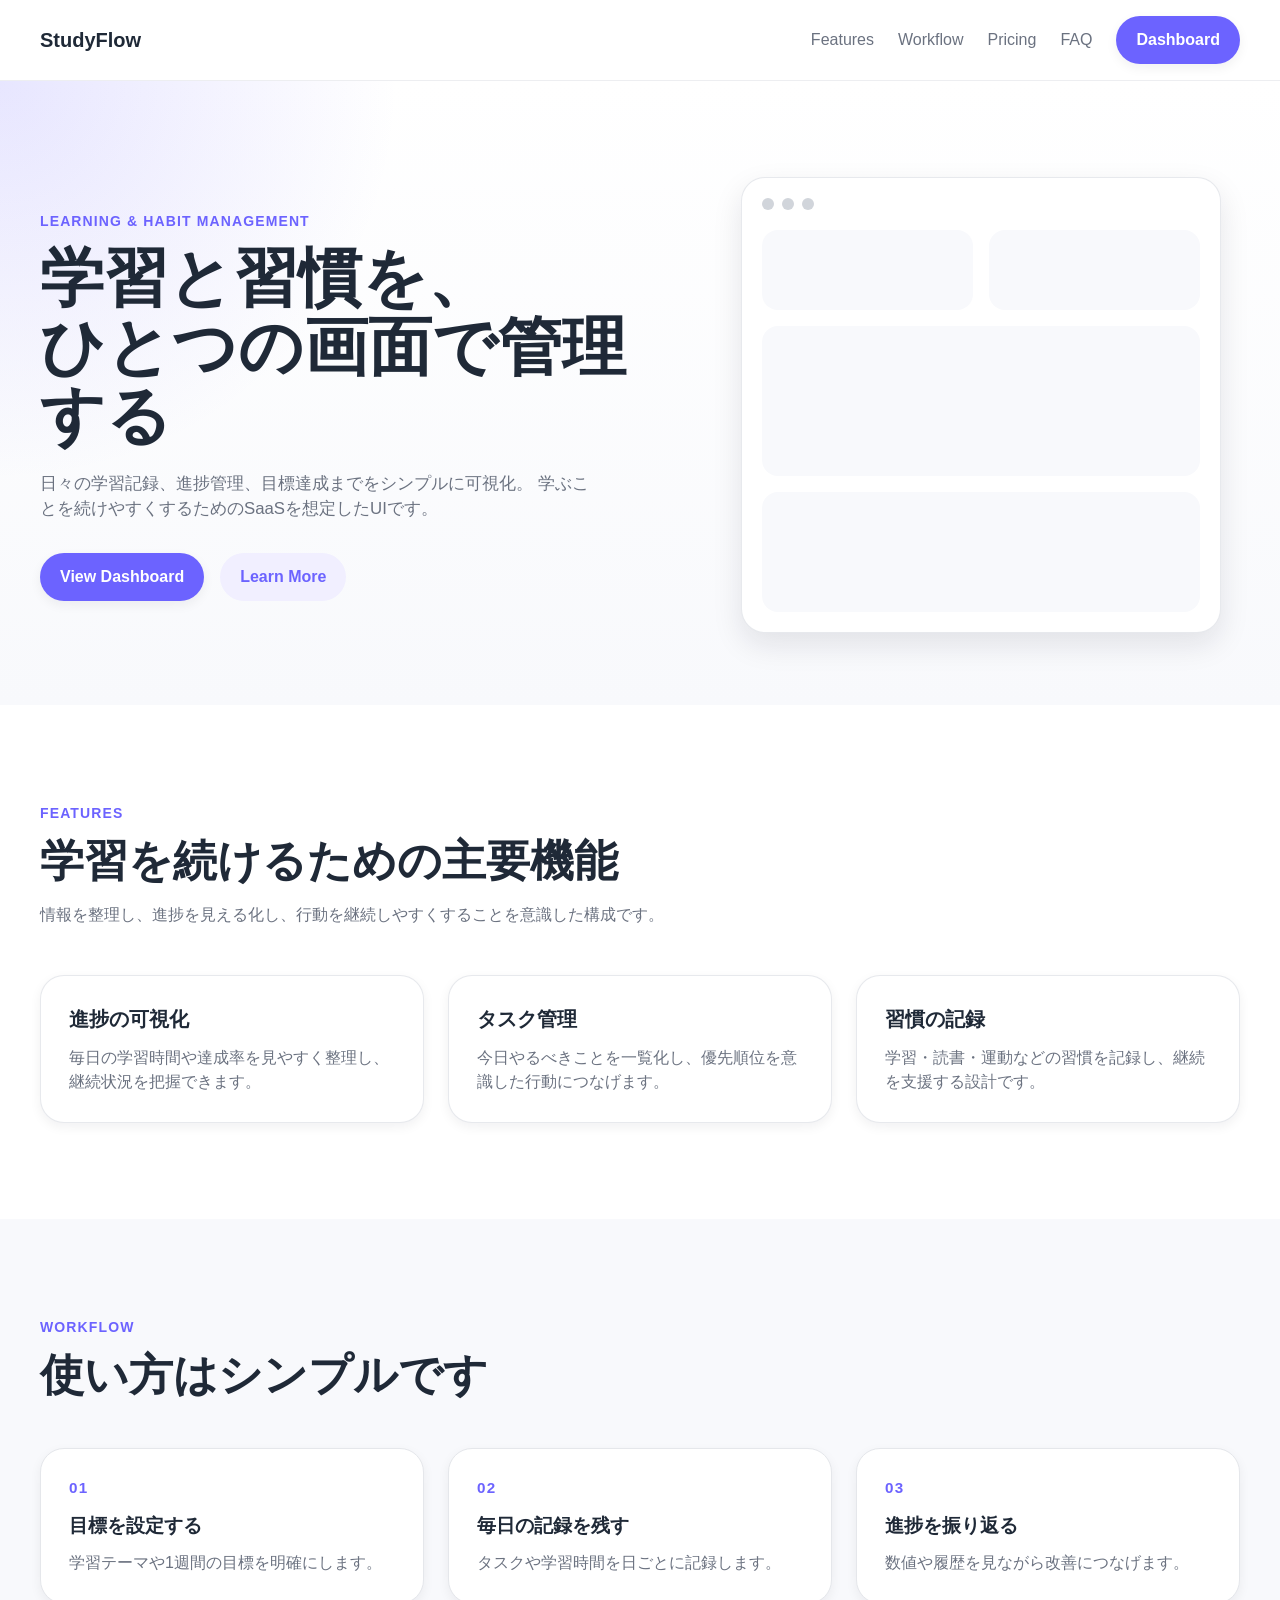
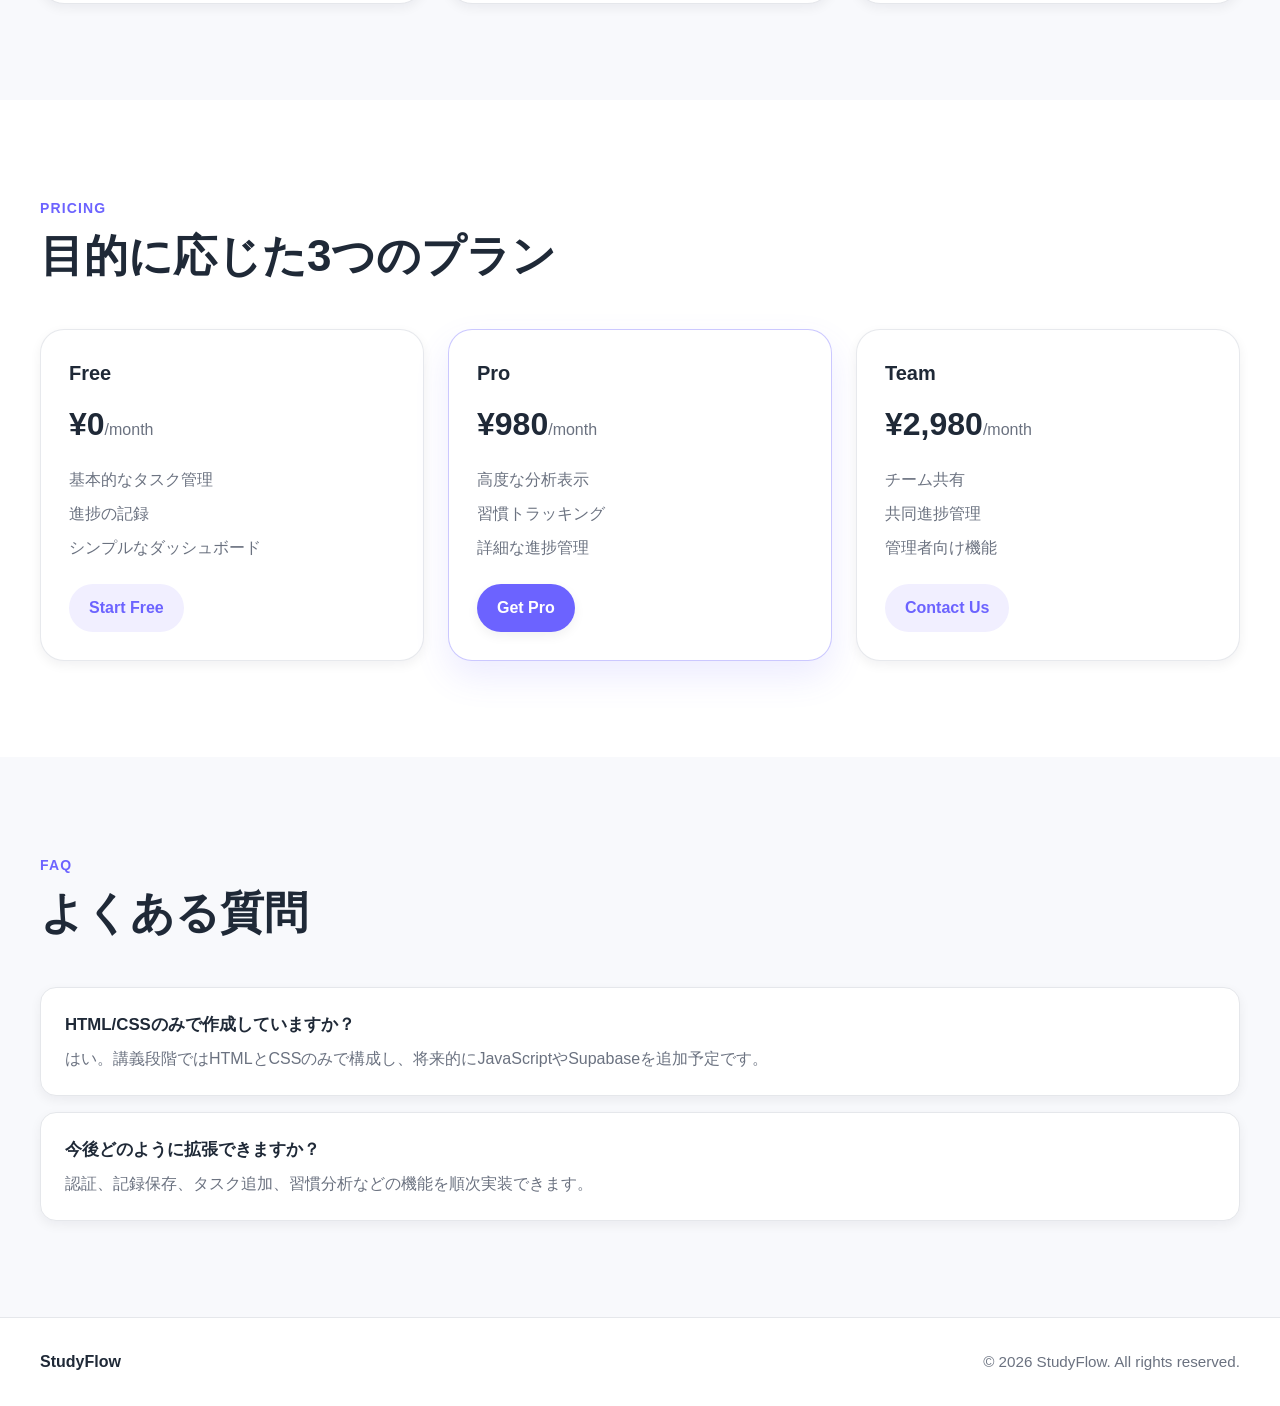
<file: index.html>
<!DOCTYPE html>
<html lang="ja">
  <head>
    <meta charset="UTF-8" />
    <meta name="viewport" content="width=device-width, initial-scale=1.0" />
    <title>StudyFlow | 学習・習慣管理SaaS</title>
    <link rel="stylesheet" href="assets/css/reset.css" />
    <link rel="stylesheet" href="assets/css/style.css" />
    <link rel="stylesheet" href="assets/css/components.css" />
    <link rel="stylesheet" href="assets/css/responsive.css" />
  </head>
  <body>
    <header class="header">
      <div class="container header__inner">
        <a href="index.html" class="header__logo">StudyFlow</a>

        <nav class="header__nav">
          <ul class="nav-list">
            <li><a href="#features">Features</a></li>
            <li><a href="#workflow">Workflow</a></li>
            <li><a href="#pricing">Pricing</a></li>
            <li><a href="#faq">FAQ</a></li>
          </ul>
        </nav>

        <a href="dashboard.html" class="button button--primary">Dashboard</a>
      </div>
    </header>

    <main>
      <section class="hero">
        <div class="container hero__inner">
          <div class="hero__content">
            <p class="section-label">Learning & Habit Management</p>
            <h1 class="hero__title">
              学習と習慣を、<br />
              ひとつの画面で管理する
            </h1>
            <p class="hero__text">
              日々の学習記録、進捗管理、目標達成までをシンプルに可視化。
              学ぶことを続けやすくするためのSaaSを想定したUIです。
            </p>
            <div class="hero__actions">
              <a href="dashboard.html" class="button button--primary">View Dashboard</a>
              <a href="#features" class="button button--secondary">Learn More</a>
            </div>
          </div>

          <div class="hero__visual">
            <div class="mockup-card">
              <div class="mockup-card__header">
                <span></span>
                <span></span>
                <span></span>
              </div>
              <div class="mockup-card__body">
                <div class="mockup-stat"></div>
                <div class="mockup-stat"></div>
                <div class="mockup-chart"></div>
                <div class="mockup-list"></div>
              </div>
            </div>
          </div>
        </div>
      </section>

      <section id="features" class="section">
        <div class="container">
          <div class="section-heading">
            <p class="section-label">Features</p>
            <h2 class="section-title">学習を続けるための主要機能</h2>
            <p class="section-text">
              情報を整理し、進捗を見える化し、行動を継続しやすくすることを意識した構成です。
            </p>
          </div>

          <div class="card-grid card-grid--three">
            <article class="card card--feature">
              <h3 class="card__title">進捗の可視化</h3>
              <p class="card__text">
                毎日の学習時間や達成率を見やすく整理し、継続状況を把握できます。
              </p>
            </article>

            <article class="card card--feature">
              <h3 class="card__title">タスク管理</h3>
              <p class="card__text">
                今日やるべきことを一覧化し、優先順位を意識した行動につなげます。
              </p>
            </article>

            <article class="card card--feature">
              <h3 class="card__title">習慣の記録</h3>
              <p class="card__text">
                学習・読書・運動などの習慣を記録し、継続を支援する設計です。
              </p>
            </article>
          </div>
        </div>
      </section>

      <section id="workflow" class="section section--alt">
        <div class="container">
          <div class="section-heading">
            <p class="section-label">Workflow</p>
            <h2 class="section-title">使い方はシンプルです</h2>
          </div>

          <div class="steps">
            <article class="step-card">
              <p class="step-card__number">01</p>
              <h3 class="step-card__title">目標を設定する</h3>
              <p class="step-card__text">
                学習テーマや1週間の目標を明確にします。
              </p>
            </article>

            <article class="step-card">
              <p class="step-card__number">02</p>
              <h3 class="step-card__title">毎日の記録を残す</h3>
              <p class="step-card__text">
                タスクや学習時間を日ごとに記録します。
              </p>
            </article>

            <article class="step-card">
              <p class="step-card__number">03</p>
              <h3 class="step-card__title">進捗を振り返る</h3>
              <p class="step-card__text">
                数値や履歴を見ながら改善につなげます。
              </p>
            </article>
          </div>
        </div>
      </section>

      <section id="pricing" class="section">
        <div class="container">
          <div class="section-heading">
            <p class="section-label">Pricing</p>
            <h2 class="section-title">目的に応じた3つのプラン</h2>
          </div>

          <div class="card-grid card-grid--three">
            <article class="card card--pricing">
              <h3 class="card__title">Free</h3>
              <p class="card__price">¥0<span>/month</span></p>
              <ul class="card__list">
                <li>基本的なタスク管理</li>
                <li>進捗の記録</li>
                <li>シンプルなダッシュボード</li>
              </ul>
              <a href="#" class="button button--secondary">Start Free</a>
            </article>

            <article class="card card--pricing card--highlight">
              <h3 class="card__title">Pro</h3>
              <p class="card__price">¥980<span>/month</span></p>
              <ul class="card__list">
                <li>高度な分析表示</li>
                <li>習慣トラッキング</li>
                <li>詳細な進捗管理</li>
              </ul>
              <a href="#" class="button button--primary">Get Pro</a>
            </article>

            <article class="card card--pricing">
              <h3 class="card__title">Team</h3>
              <p class="card__price">¥2,980<span>/month</span></p>
              <ul class="card__list">
                <li>チーム共有</li>
                <li>共同進捗管理</li>
                <li>管理者向け機能</li>
              </ul>
              <a href="#" class="button button--secondary">Contact Us</a>
            </article>
          </div>
        </div>
      </section>

      <section id="faq" class="section section--alt">
        <div class="container">
          <div class="section-heading">
            <p class="section-label">FAQ</p>
            <h2 class="section-title">よくある質問</h2>
          </div>

          <div class="faq-list">
            <article class="faq-item">
              <h3 class="faq-item__question">HTML/CSSのみで作成していますか？</h3>
              <p class="faq-item__answer">
                はい。講義段階ではHTMLとCSSのみで構成し、将来的にJavaScriptやSupabaseを追加予定です。
              </p>
            </article>

            <article class="faq-item">
              <h3 class="faq-item__question">今後どのように拡張できますか？</h3>
              <p class="faq-item__answer">
                認証、記録保存、タスク追加、習慣分析などの機能を順次実装できます。
              </p>
            </article>
          </div>
        </div>
      </section>
    </main>

    <footer class="footer">
      <div class="container footer__inner">
        <p class="footer__logo">StudyFlow</p>
        <p class="footer__text">© 2026 StudyFlow. All rights reserved.</p>
      </div>
    </footer>
  </body>
</html>
</file>
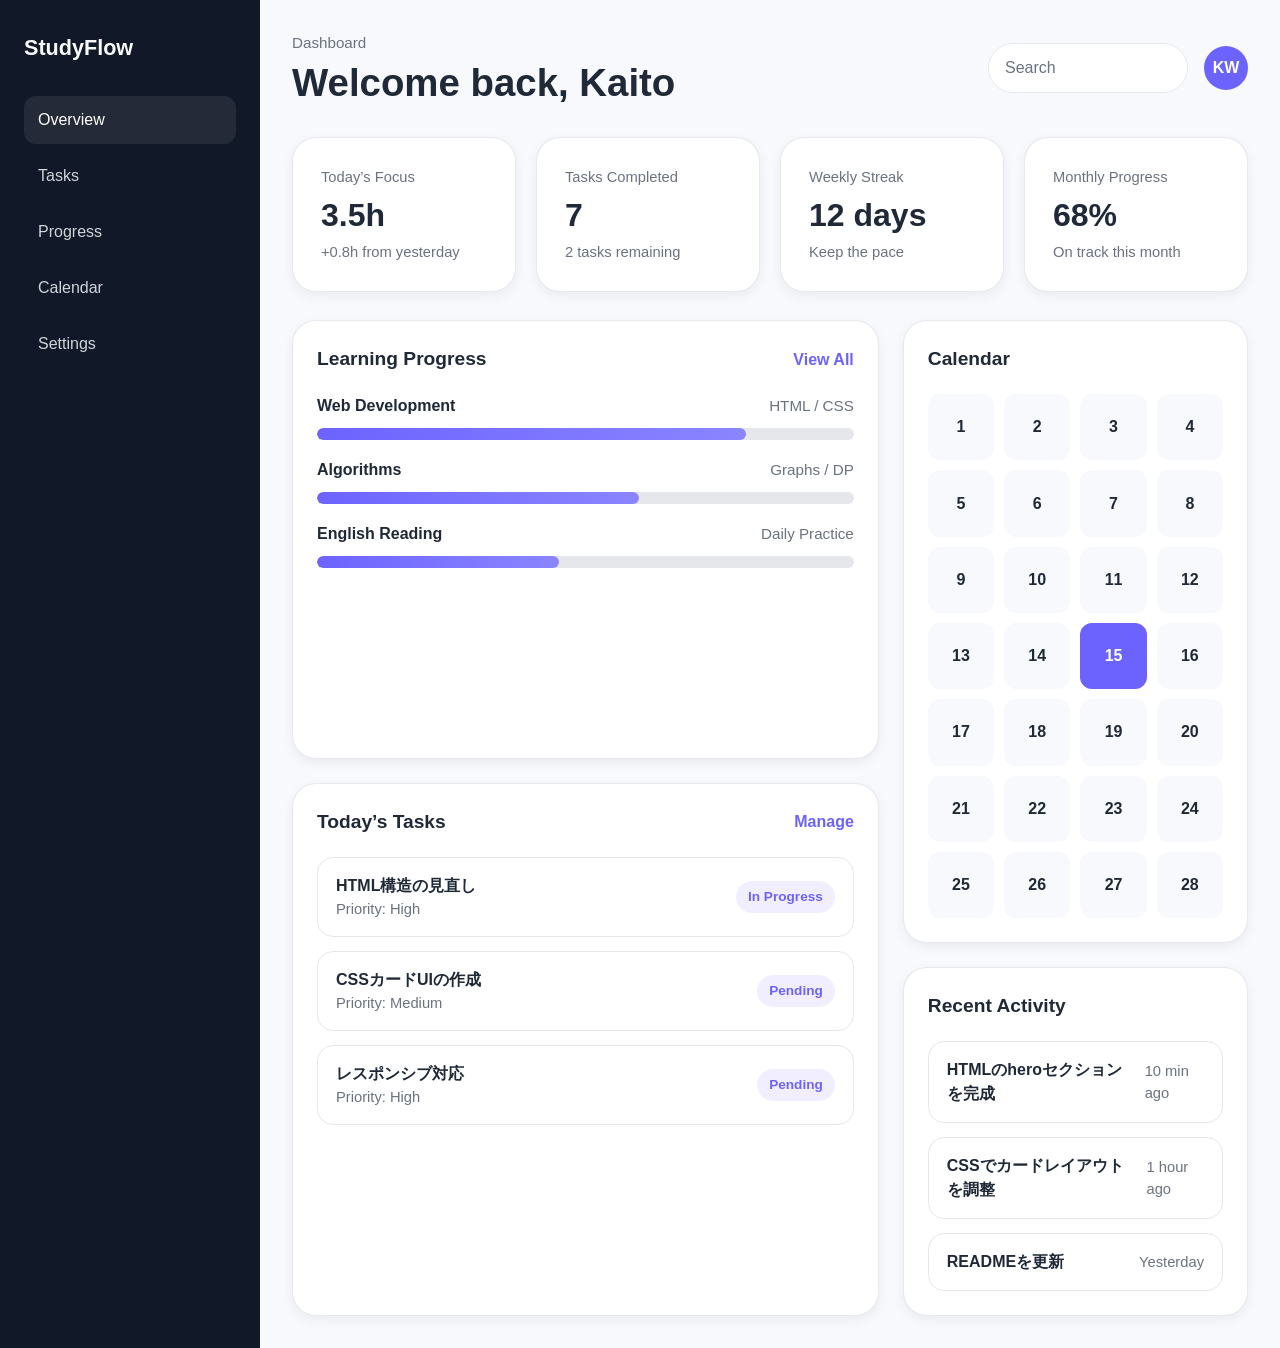
<file: dashboard.html>
<!DOCTYPE html>
<html lang="ja">
  <head>
    <meta charset="UTF-8" />
    <meta name="viewport" content="width=device-width, initial-scale=1.0" />
    <title>Dashboard | StudyFlow</title>
    <link rel="stylesheet" href="assets/css/reset.css" />
    <link rel="stylesheet" href="assets/css/style.css" />
    <link rel="stylesheet" href="assets/css/components.css" />
    <link rel="stylesheet" href="assets/css/responsive.css" />
  </head>
  <body>
    <div class="dashboard-layout">
      <aside class="sidebar">
        <div class="sidebar__logo">
          <a href="index.html">StudyFlow</a>
        </div>

        <nav class="sidebar__nav">
          <ul class="sidebar__menu">
            <li><a href="#" class="is-active">Overview</a></li>
            <li><a href="#">Tasks</a></li>
            <li><a href="#">Progress</a></li>
            <li><a href="#">Calendar</a></li>
            <li><a href="#">Settings</a></li>
          </ul>
        </nav>
      </aside>

      <main class="dashboard-main">
        <header class="topbar">
          <div>
            <p class="topbar__label">Dashboard</p>
            <h1 class="topbar__title">Welcome back, Kaito</h1>
          </div>

          <div class="topbar__actions">
            <div class="search-box">Search</div>
            <div class="user-badge">KW</div>
          </div>
        </header>

        <section class="stats-grid">
          <article class="card card--stat">
            <p class="stat-card__label">Today’s Focus</p>
            <h2 class="stat-card__value">3.5h</h2>
            <p class="stat-card__meta">+0.8h from yesterday</p>
          </article>

          <article class="card card--stat">
            <p class="stat-card__label">Tasks Completed</p>
            <h2 class="stat-card__value">7</h2>
            <p class="stat-card__meta">2 tasks remaining</p>
          </article>

          <article class="card card--stat">
            <p class="stat-card__label">Weekly Streak</p>
            <h2 class="stat-card__value">12 days</h2>
            <p class="stat-card__meta">Keep the pace</p>
          </article>

          <article class="card card--stat">
            <p class="stat-card__label">Monthly Progress</p>
            <h2 class="stat-card__value">68%</h2>
            <p class="stat-card__meta">On track this month</p>
          </article>
        </section>

        <section class="dashboard-content">
          <div class="dashboard-content__main">
            <section class="card dashboard-panel">
              <div class="panel-heading">
                <h2 class="panel-title">Learning Progress</h2>
                <a href="#" class="panel-link">View All</a>
              </div>

              <div class="progress-list">
                <div class="progress-item">
                  <div class="progress-item__info">
                    <p class="progress-item__title">Web Development</p>
                    <p class="progress-item__meta">HTML / CSS</p>
                  </div>
                  <div class="progress-bar">
                    <div class="progress-bar__fill progress-bar__fill--80"></div>
                  </div>
                </div>

                <div class="progress-item">
                  <div class="progress-item__info">
                    <p class="progress-item__title">Algorithms</p>
                    <p class="progress-item__meta">Graphs / DP</p>
                  </div>
                  <div class="progress-bar">
                    <div class="progress-bar__fill progress-bar__fill--60"></div>
                  </div>
                </div>

                <div class="progress-item">
                  <div class="progress-item__info">
                    <p class="progress-item__title">English Reading</p>
                    <p class="progress-item__meta">Daily Practice</p>
                  </div>
                  <div class="progress-bar">
                    <div class="progress-bar__fill progress-bar__fill--45"></div>
                  </div>
                </div>
              </div>
            </section>

            <section class="card dashboard-panel">
              <div class="panel-heading">
                <h2 class="panel-title">Today’s Tasks</h2>
                <a href="#" class="panel-link">Manage</a>
              </div>

              <ul class="task-list">
                <li class="task-item">
                  <div>
                    <p class="task-item__title">HTML構造の見直し</p>
                    <p class="task-item__meta">Priority: High</p>
                  </div>
                  <span class="status-badge">In Progress</span>
                </li>

                <li class="task-item">
                  <div>
                    <p class="task-item__title">CSSカードUIの作成</p>
                    <p class="task-item__meta">Priority: Medium</p>
                  </div>
                  <span class="status-badge">Pending</span>
                </li>

                <li class="task-item">
                  <div>
                    <p class="task-item__title">レスポンシブ対応</p>
                    <p class="task-item__meta">Priority: High</p>
                  </div>
                  <span class="status-badge">Pending</span>
                </li>
              </ul>
            </section>
          </div>

          <aside class="dashboard-content__side">
            <section class="card dashboard-panel">
              <div class="panel-heading">
                <h2 class="panel-title">Calendar</h2>
              </div>

              <div class="calendar-grid">
                <span>1</span><span>2</span><span>3</span><span>4</span>
                <span>5</span><span>6</span><span>7</span><span>8</span>
                <span>9</span><span>10</span><span>11</span><span>12</span>
                <span>13</span><span>14</span><span class="is-today">15</span><span>16</span>
                <span>17</span><span>18</span><span>19</span><span>20</span>
                <span>21</span><span>22</span><span>23</span><span>24</span>
                <span>25</span><span>26</span><span>27</span><span>28</span>
              </div>
            </section>

            <section class="card dashboard-panel">
              <div class="panel-heading">
                <h2 class="panel-title">Recent Activity</h2>
              </div>

              <ul class="activity-list">
                <li class="activity-item">
                  <p class="activity-item__text">HTMLのheroセクションを完成</p>
                  <span class="activity-item__time">10 min ago</span>
                </li>
                <li class="activity-item">
                  <p class="activity-item__text">CSSでカードレイアウトを調整</p>
                  <span class="activity-item__time">1 hour ago</span>
                </li>
                <li class="activity-item">
                  <p class="activity-item__text">READMEを更新</p>
                  <span class="activity-item__time">Yesterday</span>
                </li>
              </ul>
            </section>
          </aside>
        </section>
      </main>
    </div>
  </body>
</html>
</file>
<file: assets/css/style.css>
/* ========================================
   Variables
======================================== */

:root {
  --color-primary: #6c63ff;
  --color-primary-dark: #574ee6;
  --color-primary-light: #f1efff;
  --color-text: #1f2937;
  --color-subtext: #6b7280;
  --color-bg: #ffffff;
  --color-surface: #f8f9fc;
  --color-surface-dark: #eef2ff;
  --color-border: #e5e7eb;
  --color-success: #22c55e;
  --shadow-sm: 0 4px 12px rgba(15, 23, 42, 0.06);
  --shadow-md: 0 12px 30px rgba(15, 23, 42, 0.1);
  --radius-sm: 10px;
  --radius-md: 16px;
  --radius-lg: 24px;
  --max-width: 1200px;
  --transition: 0.25s ease;
}

/* ========================================
   Base
======================================== */

body {
  font-family: -apple-system, BlinkMacSystemFont, "Segoe UI", Roboto, "Hiragino Sans",
    "Hiragino Kaku Gothic ProN", "Yu Gothic", "Noto Sans JP", sans-serif;
  color: var(--color-text);
  background-color: var(--color-bg);
}

main {
  display: block;
}

.container {
  width: min(100% - 32px, var(--max-width));
  margin-inline: auto;
}

.section {
  padding: 96px 0;
}

.section--alt {
  background-color: var(--color-surface);
}

.section-heading {
  max-width: 680px;
  margin-bottom: 48px;
}

.section-label {
  display: inline-block;
  margin-bottom: 12px;
  font-size: 0.875rem;
  font-weight: 700;
  letter-spacing: 0.08em;
  text-transform: uppercase;
  color: var(--color-primary);
}

.section-title {
  font-size: clamp(2rem, 4vw, 2.75rem);
  line-height: 1.15;
  margin-bottom: 16px;
}

.section-text {
  color: var(--color-subtext);
  font-size: 1rem;
}

/* ========================================
   Header
======================================== */

.header {
  position: sticky;
  top: 0;
  z-index: 100;
  background-color: rgba(255, 255, 255, 0.92);
  backdrop-filter: blur(12px);
  border-bottom: 1px solid rgba(229, 231, 235, 0.7);
}

.header__inner {
  min-height: 80px;
  display: flex;
  align-items: center;
  justify-content: space-between;
  gap: 24px;
}

.header__logo {
  font-size: 1.25rem;
  font-weight: 800;
  color: var(--color-text);
}

.header__nav {
  margin-left: auto;
}

.nav-list {
  display: flex;
  align-items: center;
  gap: 24px;
}

.nav-list a {
  color: var(--color-subtext);
  font-weight: 500;
  transition: color var(--transition);
}

.nav-list a:hover {
  color: var(--color-primary);
}

/* ========================================
   Hero
======================================== */

.hero {
  padding: 96px 0 72px;
  background:
    radial-gradient(circle at top left, rgba(108, 99, 255, 0.16), transparent 28%),
    linear-gradient(180deg, #ffffff 0%, #f8f9fc 100%);
}

.hero__inner {
  display: grid;
  grid-template-columns: 1.1fr 0.9fr;
  align-items: center;
  gap: 48px;
}

.hero__title {
  font-size: clamp(2.5rem, 5vw, 4.2rem);
  line-height: 1.08;
  margin-bottom: 20px;
}

.hero__text {
  font-size: 1.05rem;
  color: var(--color-subtext);
  max-width: 560px;
  margin-bottom: 32px;
}

.hero__actions {
  display: flex;
  flex-wrap: wrap;
  gap: 16px;
}

.hero__visual {
  display: flex;
  justify-content: center;
}

.mockup-card {
  width: min(100%, 480px);
  background-color: var(--color-bg);
  border: 1px solid rgba(229, 231, 235, 0.9);
  border-radius: var(--radius-lg);
  padding: 20px;
  box-shadow: var(--shadow-md);
}

.mockup-card__header {
  display: flex;
  gap: 8px;
  margin-bottom: 20px;
}

.mockup-card__header span {
  width: 12px;
  height: 12px;
  border-radius: 50%;
  background-color: #d1d5db;
}

.mockup-card__body {
  display: grid;
  grid-template-columns: repeat(2, 1fr);
  gap: 16px;
}

.mockup-stat,
.mockup-chart,
.mockup-list {
  background-color: var(--color-surface);
  border-radius: var(--radius-md);
}

.mockup-stat {
  height: 80px;
}

.mockup-chart {
  grid-column: 1 / -1;
  height: 150px;
}

.mockup-list {
  grid-column: 1 / -1;
  height: 120px;
}

/* ========================================
   Layout blocks
======================================== */

.card-grid {
  display: grid;
  gap: 24px;
}

.card-grid--three {
  grid-template-columns: repeat(3, minmax(0, 1fr));
}

.steps {
  display: grid;
  grid-template-columns: repeat(3, minmax(0, 1fr));
  gap: 24px;
}

.faq-list {
  display: grid;
  gap: 16px;
}

.footer {
  border-top: 1px solid var(--color-border);
  background-color: #ffffff;
}

.footer__inner {
  min-height: 88px;
  display: flex;
  align-items: center;
  justify-content: space-between;
  gap: 16px;
}

.footer__logo {
  font-weight: 800;
}

.footer__text {
  color: var(--color-subtext);
  font-size: 0.95rem;
}

/* ========================================
   Dashboard Layout
======================================== */

.dashboard-layout {
  min-height: 100vh;
  display: grid;
  grid-template-columns: 260px 1fr;
  background-color: var(--color-surface);
}

.sidebar {
  background-color: #111827;
  color: #f9fafb;
  padding: 32px 24px;
}

.sidebar__logo {
  margin-bottom: 32px;
  font-size: 1.35rem;
  font-weight: 800;
}

.sidebar__menu {
  display: grid;
  gap: 8px;
}

.sidebar__menu a {
  display: block;
  padding: 12px 14px;
  border-radius: 12px;
  color: #d1d5db;
  transition: background-color var(--transition), color var(--transition);
}

.sidebar__menu a:hover,
.sidebar__menu a.is-active {
  background-color: rgba(255, 255, 255, 0.08);
  color: #ffffff;
}

.dashboard-main {
  padding: 32px;
}

.topbar {
  display: flex;
  align-items: center;
  justify-content: space-between;
  gap: 24px;
  margin-bottom: 32px;
}

.topbar__label {
  color: var(--color-subtext);
  font-size: 0.95rem;
  margin-bottom: 6px;
}

.topbar__title {
  font-size: clamp(1.8rem, 3vw, 2.4rem);
  line-height: 1.15;
}

.topbar__actions {
  display: flex;
  align-items: center;
  gap: 16px;
}

.search-box {
  min-width: 200px;
  padding: 12px 16px;
  border: 1px solid var(--color-border);
  border-radius: 999px;
  background-color: #ffffff;
  color: var(--color-subtext);
}

.user-badge {
  width: 44px;
  height: 44px;
  display: grid;
  place-items: center;
  border-radius: 50%;
  background-color: var(--color-primary);
  color: #ffffff;
  font-weight: 700;
}

.stats-grid {
  display: grid;
  grid-template-columns: repeat(4, minmax(0, 1fr));
  gap: 20px;
  margin-bottom: 28px;
}

.dashboard-content {
  display: grid;
  grid-template-columns: 1.7fr 1fr;
  gap: 24px;
}

.dashboard-content__main,
.dashboard-content__side {
  display: grid;
  gap: 24px;
}

.dashboard-panel {
  padding: 24px;
}

.panel-heading {
  display: flex;
  align-items: center;
  justify-content: space-between;
  gap: 16px;
  margin-bottom: 20px;
}

.panel-title {
  font-size: 1.2rem;
}

.panel-link {
  color: var(--color-primary);
  font-weight: 600;
}

/* ========================================
   Dashboard details
======================================== */

.progress-list {
  display: grid;
  gap: 18px;
}

.progress-item {
  display: grid;
  gap: 10px;
}

.progress-item__info {
  display: flex;
  align-items: end;
  justify-content: space-between;
  gap: 12px;
}

.progress-item__title {
  font-weight: 700;
}

.progress-item__meta {
  color: var(--color-subtext);
  font-size: 0.95rem;
}

.progress-bar {
  width: 100%;
  height: 12px;
  background-color: #e5e7eb;
  border-radius: 999px;
  overflow: hidden;
}

.progress-bar__fill {
  height: 100%;
  border-radius: 999px;
  background: linear-gradient(90deg, var(--color-primary), #8b85ff);
}

.progress-bar__fill--80 {
  width: 80%;
}

.progress-bar__fill--60 {
  width: 60%;
}

.progress-bar__fill--45 {
  width: 45%;
}

.task-list,
.activity-list {
  display: grid;
  gap: 14px;
}

.task-item,
.activity-item {
  display: flex;
  align-items: center;
  justify-content: space-between;
  gap: 16px;
  padding: 16px 18px;
  border: 1px solid var(--color-border);
  border-radius: var(--radius-md);
  background-color: #ffffff;
}

.task-item__title,
.activity-item__text {
  font-weight: 600;
}

.task-item__meta,
.activity-item__time {
  color: var(--color-subtext);
  font-size: 0.92rem;
}

.calendar-grid {
  display: grid;
  grid-template-columns: repeat(4, 1fr);
  gap: 10px;
}

.calendar-grid span {
  display: grid;
  place-items: center;
  aspect-ratio: 1 / 1;
  border-radius: 12px;
  background-color: var(--color-surface);
  font-weight: 600;
}

.calendar-grid .is-today {
  background-color: var(--color-primary);
  color: #ffffff;
}
</file>
<file: assets/css/components.css>
/* ========================================
   Buttons
======================================== */

.button {
  display: inline-flex;
  align-items: center;
  justify-content: center;
  min-height: 48px;
  padding: 0 20px;
  border-radius: 999px;
  font-weight: 700;
  transition: transform var(--transition), background-color var(--transition),
    color var(--transition), box-shadow var(--transition);
}

.button:hover {
  transform: translateY(-2px);
}

.button--primary {
  background-color: var(--color-primary);
  color: #ffffff;
  box-shadow: var(--shadow-sm);
}

.button--primary:hover {
  background-color: var(--color-primary-dark);
}

.button--secondary {
  background-color: var(--color-primary-light);
  color: var(--color-primary);
}

.button--secondary:hover {
  box-shadow: var(--shadow-sm);
}

/* ========================================
   Cards
======================================== */

.card {
  background-color: #ffffff;
  border: 1px solid rgba(229, 231, 235, 0.9);
  border-radius: var(--radius-lg);
  box-shadow: var(--shadow-sm);
}

.card--feature,
.card--pricing,
.card--stat {
  padding: 28px;
}

.card__title {
  font-size: 1.25rem;
  margin-bottom: 12px;
}

.card__text {
  color: var(--color-subtext);
}

.card__price {
  font-size: 2rem;
  font-weight: 800;
  margin-bottom: 20px;
}

.card__price span {
  font-size: 1rem;
  font-weight: 500;
  color: var(--color-subtext);
}

.card__list {
  display: grid;
  gap: 10px;
  margin-bottom: 24px;
  color: var(--color-subtext);
}

.card--highlight {
  border-color: rgba(108, 99, 255, 0.35);
  box-shadow: 0 16px 35px rgba(108, 99, 255, 0.12);
}

/* ========================================
   Steps
======================================== */

.step-card {
  padding: 28px;
  background-color: #ffffff;
  border: 1px solid var(--color-border);
  border-radius: var(--radius-lg);
  box-shadow: var(--shadow-sm);
}

.step-card__number {
  margin-bottom: 12px;
  color: var(--color-primary);
  font-size: 0.95rem;
  font-weight: 800;
  letter-spacing: 0.08em;
}

.step-card__title {
  margin-bottom: 10px;
  font-size: 1.2rem;
}

.step-card__text {
  color: var(--color-subtext);
}

/* ========================================
   FAQ
======================================== */

.faq-item {
  padding: 24px;
  background-color: #ffffff;
  border: 1px solid var(--color-border);
  border-radius: var(--radius-md);
  box-shadow: var(--shadow-sm);
}

.faq-item__question {
  margin-bottom: 10px;
  font-size: 1.05rem;
}

.faq-item__answer {
  color: var(--color-subtext);
}

/* ========================================
   Stat cards / badges
======================================== */

.stat-card__label {
  color: var(--color-subtext);
  font-size: 0.92rem;
  margin-bottom: 10px;
}

.stat-card__value {
  font-size: 2rem;
  line-height: 1.1;
  margin-bottom: 8px;
}

.stat-card__meta {
  color: var(--color-subtext);
  font-size: 0.92rem;
}

.status-badge {
  display: inline-flex;
  align-items: center;
  justify-content: center;
  min-height: 32px;
  padding: 0 12px;
  border-radius: 999px;
  background-color: var(--color-primary-light);
  color: var(--color-primary);
  font-size: 0.85rem;
  font-weight: 700;
}
</file>
<file: assets/css/responsive.css>
/* ========================================
   Responsive
======================================== */

@media (max-width: 1024px) {
  .hero__inner,
  .dashboard-content {
    grid-template-columns: 1fr;
  }

  .card-grid--three,
  .steps,
  .stats-grid {
    grid-template-columns: repeat(2, minmax(0, 1fr));
  }

  .dashboard-layout {
    grid-template-columns: 220px 1fr;
  }
}

@media (max-width: 768px) {
  .section {
    padding: 72px 0;
  }

  .header__inner {
    flex-wrap: wrap;
    justify-content: center;
    padding: 16px 0;
  }

  .header__nav {
    order: 3;
    width: 100%;
    margin-left: 0;
  }

  .nav-list {
    justify-content: center;
    flex-wrap: wrap;
  }

  .hero {
    padding: 72px 0 56px;
  }

  .hero__title {
    font-size: 2.4rem;
  }

  .dashboard-layout {
    grid-template-columns: 1fr;
  }

  .sidebar {
    padding: 20px 16px;
  }

  .sidebar__menu {
    grid-template-columns: repeat(3, minmax(0, 1fr));
  }

  .dashboard-main {
    padding: 20px 16px 32px;
  }

  .topbar {
    flex-direction: column;
    align-items: flex-start;
  }

  .topbar__actions {
    width: 100%;
    justify-content: space-between;
  }

  .search-box {
    min-width: 0;
    width: 100%;
  }
}

@media (max-width: 480px) {
  .container {
    width: min(100% - 24px, var(--max-width));
  }

  .card-grid--three,
  .steps,
  .stats-grid,
  .sidebar__menu {
    grid-template-columns: 1fr;
  }

  .hero__actions {
    flex-direction: column;
    align-items: stretch;
  }

  .footer__inner,
  .task-item,
  .activity-item {
    flex-direction: column;
    align-items: flex-start;
  }

  .calendar-grid {
    grid-template-columns: repeat(4, 1fr);
  }
}
</file>
